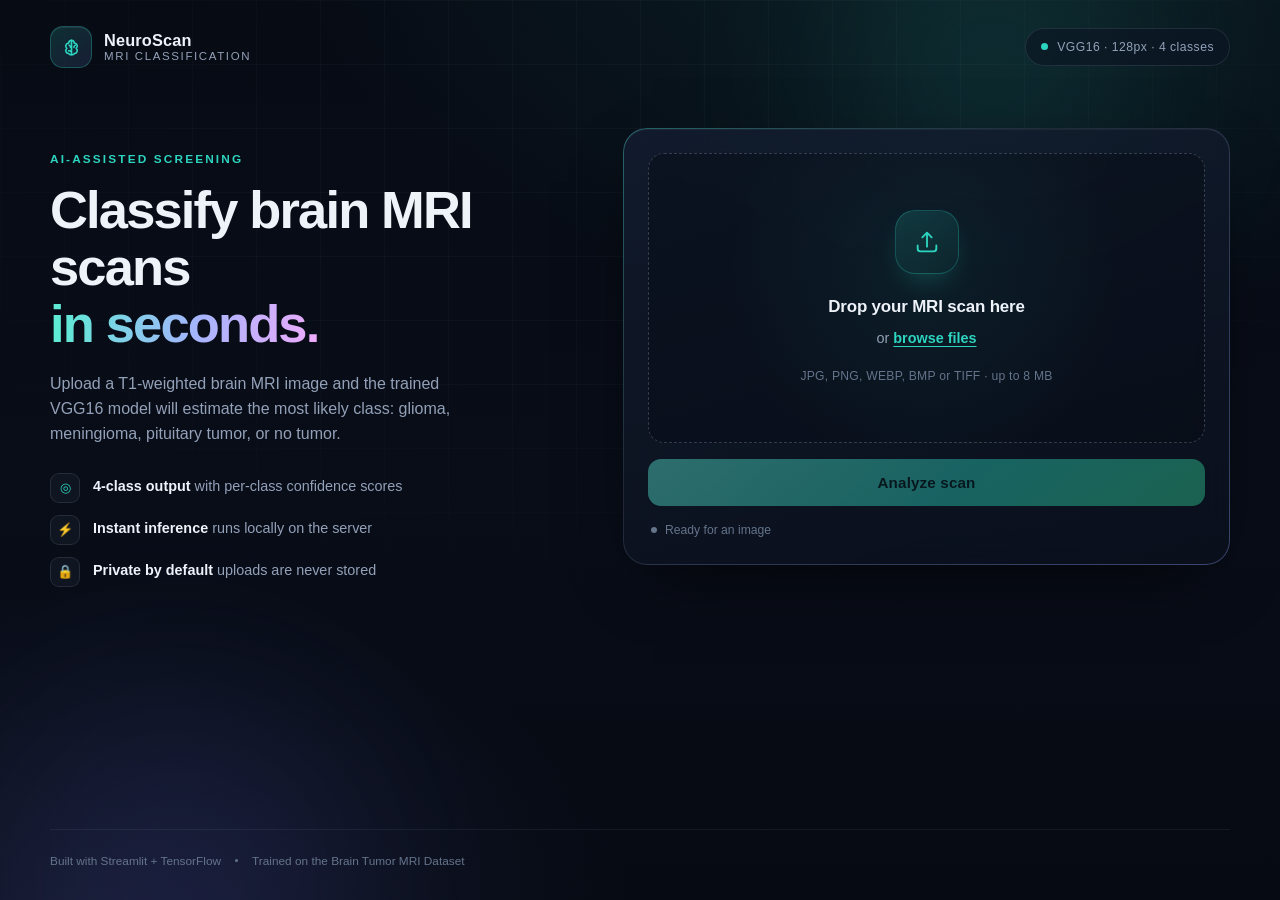
<file: frontend/index.html>
<!DOCTYPE html>
<html lang="en">
<head>
  <meta charset="UTF-8">
  <meta name="viewport" content="width=device-width, initial-scale=1.0">
  <meta name="description" content="Brain MRI tumor classification with a trained VGG16 model.">
  <title>NeuroScan · MRI Classifier</title>
  <link rel="icon" href="data:image/svg+xml,<svg xmlns=%22http://www.w3.org/2000/svg%22 viewBox=%220 0 100 100%22><text y=%22.9em%22 font-size=%2290%22>🧠</text></svg>">
  <link rel="stylesheet" href="style.css">
  <style>
    /* Streamlit component overrides (the page runs inside an iframe) */
    html { overflow: hidden; }
    body { min-height: var(--viewport-height, 0px); }
  </style>
</head>
<body>
  <div class="backdrop" aria-hidden="true">
    <span class="orb orb-one"></span>
    <span class="orb orb-two"></span>
    <span class="grid"></span>
  </div>

  <header class="site-header">
    <a class="brand" href="#" id="brand-link">
      <span class="brand-mark" aria-hidden="true">
        <svg viewBox="0 0 24 24" fill="none" stroke="currentColor" stroke-width="1.7" stroke-linecap="round" stroke-linejoin="round">
          <path d="M12 4.5a3 3 0 0 0-3 3 3 3 0 0 0-1.8 5.4A3 3 0 0 0 9 18.3a3 3 0 0 0 3 1.2 3 3 0 0 0 3-1.2 3 3 0 0 0 1.8-5.4A3 3 0 0 0 15 7.5a3 3 0 0 0-3-3Z"/>
          <path d="M12 4.5v15M9.5 9.5c1 .5 1.5 1.5 1.5 2.5M14.5 12c0-1 .5-2 1.5-2.5M9 15.5c.8-.2 1.6 0 2.2.6"/>
        </svg>
      </span>
      <span class="brand-text">
        <strong>NeuroScan</strong>
        <small>MRI Classification</small>
      </span>
    </a>
    <div class="model-chip" title="Model and input configuration">
      <span class="pulse" aria-hidden="true"></span>
      <span id="model-chip-text">VGG16 · 128px · 4 classes</span>
    </div>
  </header>

  <main class="layout">
    <section class="intro">
      <p class="eyebrow">AI-assisted screening</p>
      <h1>Classify brain MRI scans<br><span class="gradient-text">in seconds.</span></h1>
      <p class="lede">
        Upload a T1-weighted brain MRI image and the trained VGG16 model will
        estimate the most likely class: glioma, meningioma, pituitary tumor, or
        no tumor.
      </p>
      <ul class="feature-list">
        <li>
          <span class="feature-icon" aria-hidden="true">◎</span>
          <span><strong>4-class output</strong> with per-class confidence scores</span>
        </li>
        <li>
          <span class="feature-icon" aria-hidden="true">⚡</span>
          <span><strong>Instant inference</strong> runs locally on the server</span>
        </li>
        <li>
          <span class="feature-icon" aria-hidden="true">🔒</span>
          <span><strong>Private by default</strong> uploads are never stored</span>
        </li>
      </ul>
    </section>

    <section class="panel" aria-labelledby="upload-heading">
      <h2 id="upload-heading" class="sr-only">Upload an MRI image</h2>

      <form id="upload-form" novalidate data-max-upload-mb="8">
        <div
          id="dropzone"
          class="dropzone"
          role="button"
          tabindex="0"
          aria-label="Choose or drop an MRI image"
        >
          <input
            id="file-input"
            type="file"
            name="image"
            accept="image/jpeg,image/png,image/bmp,image/webp,image/tiff"
            hidden
          >

          <div class="dropzone-empty" id="dropzone-empty">
            <span class="upload-badge" aria-hidden="true">
              <svg viewBox="0 0 24 24" fill="none" stroke="currentColor" stroke-width="1.6" stroke-linecap="round" stroke-linejoin="round">
                <path d="M12 16V4m0 0 4 4m-4-4L8 8"/>
                <path d="M4 15v2.5A2.5 2.5 0 0 0 6.5 20h11a2.5 2.5 0 0 0 2.5-2.5V15"/>
              </svg>
            </span>
            <p class="drop-title">Drop your MRI scan here</p>
            <p class="drop-sub">or <span class="browse-link">browse files</span></p>
            <p class="drop-hint">JPG, PNG, WEBP, BMP or TIFF · up to <span id="max-upload-label">8</span> MB</p>
          </div>

          <div class="preview" id="preview" hidden>
            <img id="preview-image" alt="Preview of the selected MRI scan">
            <div class="preview-overlay">
              <div class="preview-meta">
                <span id="preview-name" class="preview-name"></span>
                <span id="preview-size" class="preview-size"></span>
              </div>
              <button type="button" class="icon-button" id="remove-button" aria-label="Remove selected image">
                <svg viewBox="0 0 24 24" fill="none" stroke="currentColor" stroke-width="2" stroke-linecap="round">
                  <path d="M6 6l12 12M18 6 6 18"/>
                </svg>
              </button>
            </div>
          </div>
        </div>

        <p class="form-error" id="form-error" role="alert" hidden></p>

        <button type="submit" class="primary-button" id="analyze-button" disabled>
          <span class="button-label">Analyze scan</span>
          <span class="spinner" aria-hidden="true"></span>
        </button>
      </form>

      <div class="status" id="status" role="status" aria-live="polite">
        <span class="status-dot" aria-hidden="true"></span>
        <span id="status-text">Ready for an image</span>
      </div>
    </section>

    <section class="results" id="results" aria-labelledby="results-heading" hidden>
      <div class="results-top">
        <div>
          <p class="eyebrow">Analysis complete</p>
          <h2 id="results-heading">Prediction</h2>
        </div>
        <button type="button" class="ghost-button" id="reset-button">New scan</button>
      </div>

      <div class="results-grid">
        <div class="verdict-card">
          <div class="confidence-ring" id="confidence-ring" style="--value: 0">
            <div class="confidence-inner">
              <span class="confidence-value" id="confidence-value">0%</span>
              <span class="confidence-label">confidence</span>
            </div>
          </div>
          <div class="verdict-text">
            <span class="verdict-kicker">Most likely class</span>
            <p class="verdict-class" id="verdict-class">—</p>
            <span class="verdict-note" id="verdict-note">Model output for this scan</span>
          </div>
        </div>

        <div class="probability-card">
          <div class="probability-head">
            <h3>Class probabilities</h3>
            <span class="probability-hint">softmax output</span>
          </div>
          <ul class="probability-list" id="probability-list"></ul>
        </div>
      </div>

      <p class="disclaimer">
        <strong>Educational use only.</strong> This model is not a medical device
        and its output is not a diagnosis. Always consult a qualified radiologist
        or clinician.
      </p>
    </section>
  </main>

  <footer class="site-footer">
    <span>Built with Streamlit + TensorFlow</span>
    <span class="footer-sep" aria-hidden="true"></span>
    <span>Trained on the Brain Tumor MRI Dataset</span>
  </footer>

  <script src="app.js"></script>
</body>
</html>
</file>
<file: frontend/style.css>
:root {
  --bg: #070b14;
  --bg-soft: #0d1424;
  --panel: rgba(17, 25, 42, 0.72);
  --panel-solid: #111a2b;
  --border: rgba(148, 163, 184, 0.16);
  --border-strong: rgba(148, 163, 184, 0.28);
  --text: #eef2f9;
  --muted: #93a1b8;
  --faint: #64748b;
  --accent: #2dd4bf;
  --accent-strong: #14b8a6;
  --accent-soft: rgba(45, 212, 191, 0.12);
  --violet: #818cf8;
  --danger: #fb7185;
  --radius-lg: 24px;
  --radius-md: 16px;
  --radius-sm: 10px;
  --shadow: 0 24px 70px -30px rgba(0, 0, 0, 0.85);
  --font: "Inter", "SF Pro Display", -apple-system, BlinkMacSystemFont, "Segoe UI",
    Roboto, Helvetica, Arial, sans-serif;
}

* {
  box-sizing: border-box;
}

html {
  color-scheme: dark;
}

body {
  margin: 0;
  min-height: 100vh;
  font-family: var(--font);
  color: var(--text);
  background: var(--bg);
  -webkit-font-smoothing: antialiased;
  line-height: 1.55;
  display: flex;
  flex-direction: column;
}

.sr-only {
  position: absolute;
  width: 1px;
  height: 1px;
  padding: 0;
  margin: -1px;
  overflow: hidden;
  clip: rect(0, 0, 0, 0);
  white-space: nowrap;
  border: 0;
}

/* ---------- Background ---------- */

.backdrop {
  position: fixed;
  inset: 0;
  z-index: -1;
  overflow: hidden;
  background:
    radial-gradient(1200px 700px at 78% -10%, rgba(45, 212, 191, 0.1), transparent 60%),
    radial-gradient(900px 600px at 8% 105%, rgba(129, 140, 248, 0.12), transparent 60%),
    linear-gradient(180deg, #070b14 0%, #080d18 55%, #060a12 100%);
}

.grid {
  position: absolute;
  inset: 0;
  background-image:
    linear-gradient(rgba(148, 163, 184, 0.045) 1px, transparent 1px),
    linear-gradient(90deg, rgba(148, 163, 184, 0.045) 1px, transparent 1px);
  background-size: 64px 64px;
  mask-image: radial-gradient(ellipse 85% 65% at 50% 20%, #000 35%, transparent 78%);
  -webkit-mask-image: radial-gradient(ellipse 85% 65% at 50% 20%, #000 35%, transparent 78%);
}

.orb {
  position: absolute;
  border-radius: 50%;
  filter: blur(90px);
  opacity: 0.55;
  animation: drift 18s ease-in-out infinite alternate;
}

.orb-one {
  width: 420px;
  height: 420px;
  top: -140px;
  right: 6%;
  background: radial-gradient(circle, rgba(45, 212, 191, 0.35), transparent 70%);
}

.orb-two {
  width: 520px;
  height: 520px;
  bottom: -240px;
  left: -80px;
  background: radial-gradient(circle, rgba(99, 102, 241, 0.3), transparent 70%);
  animation-delay: -8s;
}

@keyframes drift {
  from { transform: translate3d(0, 0, 0) scale(1); }
  to { transform: translate3d(24px, 34px, 0) scale(1.08); }
}

/* ---------- Header ---------- */

.site-header {
  width: min(1180px, calc(100% - 48px));
  margin: 0 auto;
  padding: 26px 0;
  display: flex;
  align-items: center;
  justify-content: space-between;
  gap: 18px;
}

.brand {
  display: inline-flex;
  align-items: center;
  gap: 12px;
  color: var(--text);
  text-decoration: none;
}

.brand-mark {
  display: grid;
  place-items: center;
  width: 42px;
  height: 42px;
  border-radius: 13px;
  color: var(--accent);
  background: linear-gradient(145deg, rgba(45, 212, 191, 0.18), rgba(129, 140, 248, 0.14));
  border: 1px solid rgba(45, 212, 191, 0.28);
  box-shadow: inset 0 1px 0 rgba(255, 255, 255, 0.08);
}

.brand-mark svg {
  width: 23px;
  height: 23px;
}

.brand-text {
  display: flex;
  flex-direction: column;
  line-height: 1.15;
}

.brand-text strong {
  font-size: 1.02rem;
  letter-spacing: 0.01em;
}

.brand-text small {
  color: var(--muted);
  font-size: 0.72rem;
  letter-spacing: 0.14em;
  text-transform: uppercase;
}

.model-chip {
  display: inline-flex;
  align-items: center;
  gap: 9px;
  padding: 9px 15px;
  border: 1px solid var(--border);
  border-radius: 999px;
  background: rgba(13, 20, 36, 0.6);
  color: var(--muted);
  font-size: 0.76rem;
  letter-spacing: 0.04em;
  white-space: nowrap;
  backdrop-filter: blur(12px);
}

.pulse {
  width: 7px;
  height: 7px;
  border-radius: 50%;
  background: var(--accent);
  box-shadow: 0 0 0 0 rgba(45, 212, 191, 0.5);
  animation: pulse 2.4s infinite;
}

@keyframes pulse {
  0% { box-shadow: 0 0 0 0 rgba(45, 212, 191, 0.45); }
  70% { box-shadow: 0 0 0 8px rgba(45, 212, 191, 0); }
  100% { box-shadow: 0 0 0 0 rgba(45, 212, 191, 0); }
}

/* ---------- Layout ---------- */

.layout {
  width: min(1180px, calc(100% - 48px));
  margin: 0 auto;
  flex: 1;
  display: grid;
  grid-template-columns: minmax(0, 0.92fr) minmax(0, 1.08fr);
  gap: 40px 56px;
  align-items: start;
  padding: 34px 0 64px;
}

.intro {
  padding-top: 22px;
}

.eyebrow {
  margin: 0 0 14px;
  color: var(--accent);
  font-size: 0.74rem;
  font-weight: 600;
  letter-spacing: 0.18em;
  text-transform: uppercase;
}

.intro h1 {
  margin: 0 0 20px;
  font-size: clamp(2.15rem, 4.1vw, 3.35rem);
  line-height: 1.08;
  letter-spacing: -0.035em;
  font-weight: 650;
}

.gradient-text {
  background: linear-gradient(100deg, #5eead4 5%, #a5b4fc 55%, #f0abfc 100%);
  -webkit-background-clip: text;
  background-clip: text;
  color: transparent;
}

.lede {
  margin: 0 0 28px;
  max-width: 46ch;
  color: var(--muted);
  font-size: 1rem;
}

.feature-list {
  list-style: none;
  margin: 0;
  padding: 0;
  display: grid;
  gap: 14px;
}

.feature-list li {
  display: flex;
  align-items: flex-start;
  gap: 13px;
  color: var(--muted);
  font-size: 0.9rem;
}

.feature-list strong {
  color: var(--text);
  font-weight: 600;
}

.feature-icon {
  flex: none;
  display: grid;
  place-items: center;
  width: 30px;
  height: 30px;
  margin-top: -2px;
  border-radius: 9px;
  border: 1px solid var(--border);
  background: rgba(148, 163, 184, 0.06);
  color: var(--accent);
  font-size: 0.82rem;
}

/* ---------- Upload panel ---------- */

.panel {
  position: relative;
  padding: 24px;
  border: 1px solid var(--border);
  border-radius: var(--radius-lg);
  background: linear-gradient(165deg, rgba(20, 30, 50, 0.78), rgba(10, 16, 28, 0.88));
  box-shadow: var(--shadow), inset 0 1px 0 rgba(255, 255, 255, 0.05);
  backdrop-filter: blur(18px);
}

.panel::before {
  content: "";
  position: absolute;
  inset: -1px;
  border-radius: inherit;
  padding: 1px;
  background: linear-gradient(140deg, rgba(45, 212, 191, 0.35), transparent 38%, rgba(129, 140, 248, 0.28));
  -webkit-mask: linear-gradient(#000 0 0) content-box, linear-gradient(#000 0 0);
  mask: linear-gradient(#000 0 0) content-box, linear-gradient(#000 0 0);
  -webkit-mask-composite: xor;
  mask-composite: exclude;
  pointer-events: none;
}

.dropzone {
  position: relative;
  display: grid;
  place-items: center;
  min-height: 290px;
  padding: 22px;
  border: 1.5px dashed rgba(148, 163, 184, 0.3);
  border-radius: var(--radius-md);
  background:
    radial-gradient(circle at 50% 42%, rgba(45, 212, 191, 0.07), transparent 62%),
    rgba(7, 12, 22, 0.45);
  cursor: pointer;
  transition: border-color 0.2s ease, background 0.2s ease, transform 0.2s ease;
  overflow: hidden;
}

.dropzone:hover,
.dropzone:focus-visible {
  border-color: rgba(45, 212, 191, 0.55);
  background:
    radial-gradient(circle at 50% 42%, rgba(45, 212, 191, 0.11), transparent 62%),
    rgba(7, 12, 22, 0.55);
  outline: none;
}

.dropzone.is-dragging {
  border-color: var(--accent);
  background: rgba(45, 212, 191, 0.09);
  transform: scale(1.005);
}

.dropzone.has-image {
  padding: 0;
  border-style: solid;
  border-color: var(--border-strong);
  cursor: default;
}

.dropzone-empty {
  text-align: center;
  padding: 10px;
}

.upload-badge {
  display: grid;
  place-items: center;
  width: 64px;
  height: 64px;
  margin: 0 auto 20px;
  border-radius: 20px;
  color: var(--accent);
  background: linear-gradient(150deg, rgba(45, 212, 191, 0.16), rgba(45, 212, 191, 0.04));
  border: 1px solid rgba(45, 212, 191, 0.25);
  box-shadow: 0 12px 32px -18px rgba(45, 212, 191, 0.65);
}

.upload-badge svg {
  width: 28px;
  height: 28px;
}

.drop-title {
  margin: 0 0 6px;
  font-size: 1.06rem;
  font-weight: 600;
  letter-spacing: -0.01em;
}

.drop-sub {
  margin: 0 0 18px;
  color: var(--muted);
  font-size: 0.9rem;
}

.browse-link {
  color: var(--accent);
  font-weight: 600;
  text-decoration: underline;
  text-underline-offset: 3px;
}

.drop-hint {
  margin: 0;
  color: var(--faint);
  font-size: 0.76rem;
  letter-spacing: 0.02em;
}

.preview {
  position: relative;
  width: 100%;
  height: 290px;
  animation: fade-in 0.28s ease;
}

.preview img {
  width: 100%;
  height: 100%;
  object-fit: contain;
  background:
    repeating-conic-gradient(rgba(148, 163, 184, 0.05) 0% 25%, transparent 0% 50%) 50% / 18px 18px,
    #05080f;
}

.preview-overlay {
  position: absolute;
  inset: auto 0 0;
  display: flex;
  align-items: flex-end;
  justify-content: space-between;
  gap: 12px;
  padding: 40px 14px 14px;
  background: linear-gradient(transparent, rgba(4, 7, 13, 0.88));
}

.preview-meta {
  display: flex;
  flex-direction: column;
  min-width: 0;
}

.preview-name {
  font-size: 0.85rem;
  font-weight: 600;
  white-space: nowrap;
  overflow: hidden;
  text-overflow: ellipsis;
}

.preview-size {
  color: var(--muted);
  font-size: 0.74rem;
}

.icon-button {
  flex: none;
  display: grid;
  place-items: center;
  width: 34px;
  height: 34px;
  border-radius: 10px;
  border: 1px solid var(--border-strong);
  background: rgba(13, 20, 36, 0.75);
  color: var(--text);
  cursor: pointer;
  transition: background 0.15s ease, border-color 0.15s ease;
}

.icon-button:hover {
  background: rgba(251, 113, 133, 0.16);
  border-color: rgba(251, 113, 133, 0.45);
}

.icon-button svg {
  width: 16px;
  height: 16px;
}

.form-error {
  margin: 14px 2px 0;
  padding: 10px 13px;
  border-radius: var(--radius-sm);
  border: 1px solid rgba(251, 113, 133, 0.35);
  background: rgba(251, 113, 133, 0.1);
  color: #fecdd3;
  font-size: 0.84rem;
}

.primary-button {
  position: relative;
  display: flex;
  align-items: center;
  justify-content: center;
  gap: 10px;
  width: 100%;
  margin-top: 16px;
  padding: 15px 20px;
  border: 0;
  border-radius: 13px;
  font-family: inherit;
  font-size: 0.95rem;
  font-weight: 650;
  letter-spacing: 0.01em;
  color: #03201d;
  background: linear-gradient(135deg, #5eead4, #2dd4bf 55%, #34d399);
  box-shadow: 0 14px 34px -16px rgba(45, 212, 191, 0.75);
  cursor: pointer;
  transition: transform 0.15s ease, box-shadow 0.15s ease, opacity 0.15s ease;
}

.primary-button:hover:not(:disabled) {
  transform: translateY(-1px);
  box-shadow: 0 18px 40px -16px rgba(45, 212, 191, 0.9);
}

.primary-button:active:not(:disabled) {
  transform: translateY(0);
}

.primary-button:disabled {
  cursor: not-allowed;
  opacity: 0.42;
  box-shadow: none;
}

.primary-button.is-loading .button-label {
  opacity: 0.75;
}

.spinner {
  display: none;
  width: 16px;
  height: 16px;
  border-radius: 50%;
  border: 2px solid rgba(3, 32, 29, 0.3);
  border-top-color: #03201d;
  animation: spin 0.7s linear infinite;
}

.primary-button.is-loading .spinner {
  display: block;
}

@keyframes spin {
  to { transform: rotate(360deg); }
}

.status {
  display: flex;
  align-items: center;
  gap: 8px;
  margin-top: 15px;
  padding-left: 3px;
  color: var(--faint);
  font-size: 0.76rem;
}

.status-dot {
  width: 6px;
  height: 6px;
  border-radius: 50%;
  background: var(--faint);
  transition: background 0.2s ease, box-shadow 0.2s ease;
}

.status.is-busy .status-dot {
  background: var(--accent);
  box-shadow: 0 0 10px rgba(45, 212, 191, 0.8);
  animation: pulse 1.4s infinite;
}

.status.is-done .status-dot {
  background: #34d399;
}

.status.is-error {
  color: #fda4af;
}

.status.is-error .status-dot {
  background: var(--danger);
}

/* ---------- Results ---------- */

.results {
  grid-column: 1 / -1;
  padding: 26px;
  border: 1px solid var(--border);
  border-radius: var(--radius-lg);
  background: linear-gradient(165deg, rgba(18, 27, 46, 0.82), rgba(9, 14, 25, 0.9));
  box-shadow: var(--shadow), inset 0 1px 0 rgba(255, 255, 255, 0.05);
  backdrop-filter: blur(18px);
  animation: rise 0.45s cubic-bezier(0.22, 1, 0.36, 1);
}

.results-top {
  display: flex;
  align-items: flex-start;
  justify-content: space-between;
  gap: 20px;
  margin-bottom: 22px;
}

.results-top .eyebrow {
  margin-bottom: 5px;
}

.results-top h2 {
  margin: 0;
  font-size: 1.5rem;
  letter-spacing: -0.02em;
}

.ghost-button {
  padding: 9px 15px;
  border-radius: 10px;
  border: 1px solid var(--border-strong);
  background: transparent;
  color: var(--muted);
  font-family: inherit;
  font-size: 0.82rem;
  font-weight: 550;
  cursor: pointer;
  transition: color 0.15s ease, border-color 0.15s ease, background 0.15s ease;
}

.ghost-button:hover {
  color: var(--text);
  border-color: rgba(45, 212, 191, 0.45);
  background: var(--accent-soft);
}

.results-grid {
  display: grid;
  grid-template-columns: minmax(0, 0.78fr) minmax(0, 1.22fr);
  gap: 18px;
}

.verdict-card,
.probability-card {
  border: 1px solid var(--border);
  border-radius: var(--radius-md);
  background: rgba(7, 12, 22, 0.5);
}

.verdict-card {
  display: flex;
  align-items: center;
  gap: 22px;
  padding: 24px;
}

.confidence-ring {
  --value: 0;
  --ring-color: var(--accent);
  position: relative;
  flex: none;
  width: 126px;
  height: 126px;
  border-radius: 50%;
  background:
    conic-gradient(var(--ring-color) calc(var(--value) * 1%), rgba(148, 163, 184, 0.12) 0);
  transition: background 0.6s ease;
}

.confidence-ring::before {
  content: "";
  position: absolute;
  inset: 9px;
  border-radius: 50%;
  background: #0a101d;
  border: 1px solid var(--border);
}

.confidence-inner {
  position: absolute;
  inset: 0;
  display: flex;
  flex-direction: column;
  align-items: center;
  justify-content: center;
  gap: 1px;
}

.confidence-value {
  font-size: 1.5rem;
  font-weight: 700;
  letter-spacing: -0.03em;
  font-variant-numeric: tabular-nums;
}

.confidence-label {
  color: var(--faint);
  font-size: 0.62rem;
  letter-spacing: 0.14em;
  text-transform: uppercase;
}

.verdict-text {
  min-width: 0;
}

.verdict-kicker {
  color: var(--faint);
  font-size: 0.68rem;
  font-weight: 600;
  letter-spacing: 0.14em;
  text-transform: uppercase;
}

.verdict-class {
  margin: 6px 0 8px;
  font-size: clamp(1.5rem, 2.6vw, 2.1rem);
  line-height: 1.1;
  font-weight: 700;
  letter-spacing: -0.03em;
}

.verdict-note {
  color: var(--muted);
  font-size: 0.8rem;
}

.probability-card {
  padding: 20px 22px 22px;
}

.probability-head {
  display: flex;
  align-items: baseline;
  justify-content: space-between;
  gap: 12px;
  margin-bottom: 16px;
}

.probability-head h3 {
  margin: 0;
  font-size: 0.92rem;
  font-weight: 600;
}

.probability-hint {
  color: var(--faint);
  font-size: 0.68rem;
  letter-spacing: 0.1em;
  text-transform: uppercase;
}

.probability-list {
  list-style: none;
  margin: 0;
  padding: 0;
  display: grid;
  gap: 13px;
}

.probability-item {
  --bar-color: var(--accent);
  display: grid;
  grid-template-columns: minmax(92px, 0.9fr) minmax(0, 2.1fr) 52px;
  align-items: center;
  gap: 14px;
}

.probability-name {
  font-size: 0.82rem;
  color: var(--muted);
  white-space: nowrap;
  overflow: hidden;
  text-overflow: ellipsis;
}

.probability-item.is-top .probability-name {
  color: var(--text);
  font-weight: 600;
}

.bar-track {
  height: 8px;
  border-radius: 999px;
  background: rgba(148, 163, 184, 0.1);
  overflow: hidden;
}

.bar-fill {
  width: 0;
  height: 100%;
  border-radius: inherit;
  background: linear-gradient(90deg, color-mix(in srgb, var(--bar-color) 62%, transparent), var(--bar-color));
  transition: width 0.75s cubic-bezier(0.22, 1, 0.36, 1);
}

.probability-item.is-top .bar-fill {
  box-shadow: 0 0 16px -2px color-mix(in srgb, var(--bar-color) 65%, transparent);
}

.probability-value {
  text-align: right;
  font-size: 0.8rem;
  font-variant-numeric: tabular-nums;
  color: var(--muted);
}

.probability-item.is-top .probability-value {
  color: var(--text);
  font-weight: 600;
}

.disclaimer {
  margin: 18px 0 0;
  padding: 13px 16px;
  border-radius: var(--radius-sm);
  border: 1px solid rgba(148, 163, 184, 0.14);
  background: rgba(148, 163, 184, 0.045);
  color: var(--faint);
  font-size: 0.76rem;
  line-height: 1.5;
}

.disclaimer strong {
  color: var(--muted);
}

/* ---------- Footer ---------- */

.site-footer {
  width: min(1180px, calc(100% - 48px));
  margin: 0 auto;
  padding: 22px 0 30px;
  display: flex;
  align-items: center;
  gap: 14px;
  border-top: 1px solid rgba(148, 163, 184, 0.1);
  color: var(--faint);
  font-size: 0.74rem;
}

.footer-sep {
  width: 3px;
  height: 3px;
  border-radius: 50%;
  background: var(--faint);
}

/* ---------- Animations ---------- */

@keyframes rise {
  from { opacity: 0; transform: translateY(14px); }
  to { opacity: 1; transform: translateY(0); }
}

@keyframes fade-in {
  from { opacity: 0; }
  to { opacity: 1; }
}

/* ---------- Responsive ---------- */

@media (max-width: 940px) {
  .layout {
    grid-template-columns: 1fr;
    gap: 30px;
    padding-top: 12px;
  }

  .intro {
    padding-top: 0;
  }

  .intro h1 {
    font-size: clamp(2rem, 7vw, 2.8rem);
  }

  .results-grid {
    grid-template-columns: 1fr;
  }
}

@media (max-width: 600px) {
  .site-header,
  .layout,
  .site-footer {
    width: calc(100% - 32px);
  }

  .site-header {
    padding: 20px 0;
  }

  .model-chip {
    display: none;
  }

  .panel,
  .results {
    padding: 16px;
    border-radius: 20px;
  }

  .dropzone,
  .preview {
    min-height: 240px;
    height: 240px;
  }

  .verdict-card {
    flex-direction: column;
    align-items: flex-start;
    gap: 16px;
  }

  .confidence-ring {
    width: 104px;
    height: 104px;
  }

  .confidence-value {
    font-size: 1.25rem;
  }

  .probability-item {
    grid-template-columns: minmax(78px, 1fr) minmax(0, 1.6fr) 46px;
    gap: 10px;
  }

  .site-footer {
    flex-wrap: wrap;
    gap: 8px 12px;
  }
}

@media (prefers-reduced-motion: reduce) {
  *,
  *::before,
  *::after {
    animation-duration: 0.01ms !important;
    animation-iteration-count: 1 !important;
    transition-duration: 0.01ms !important;
  }
}
</file>
